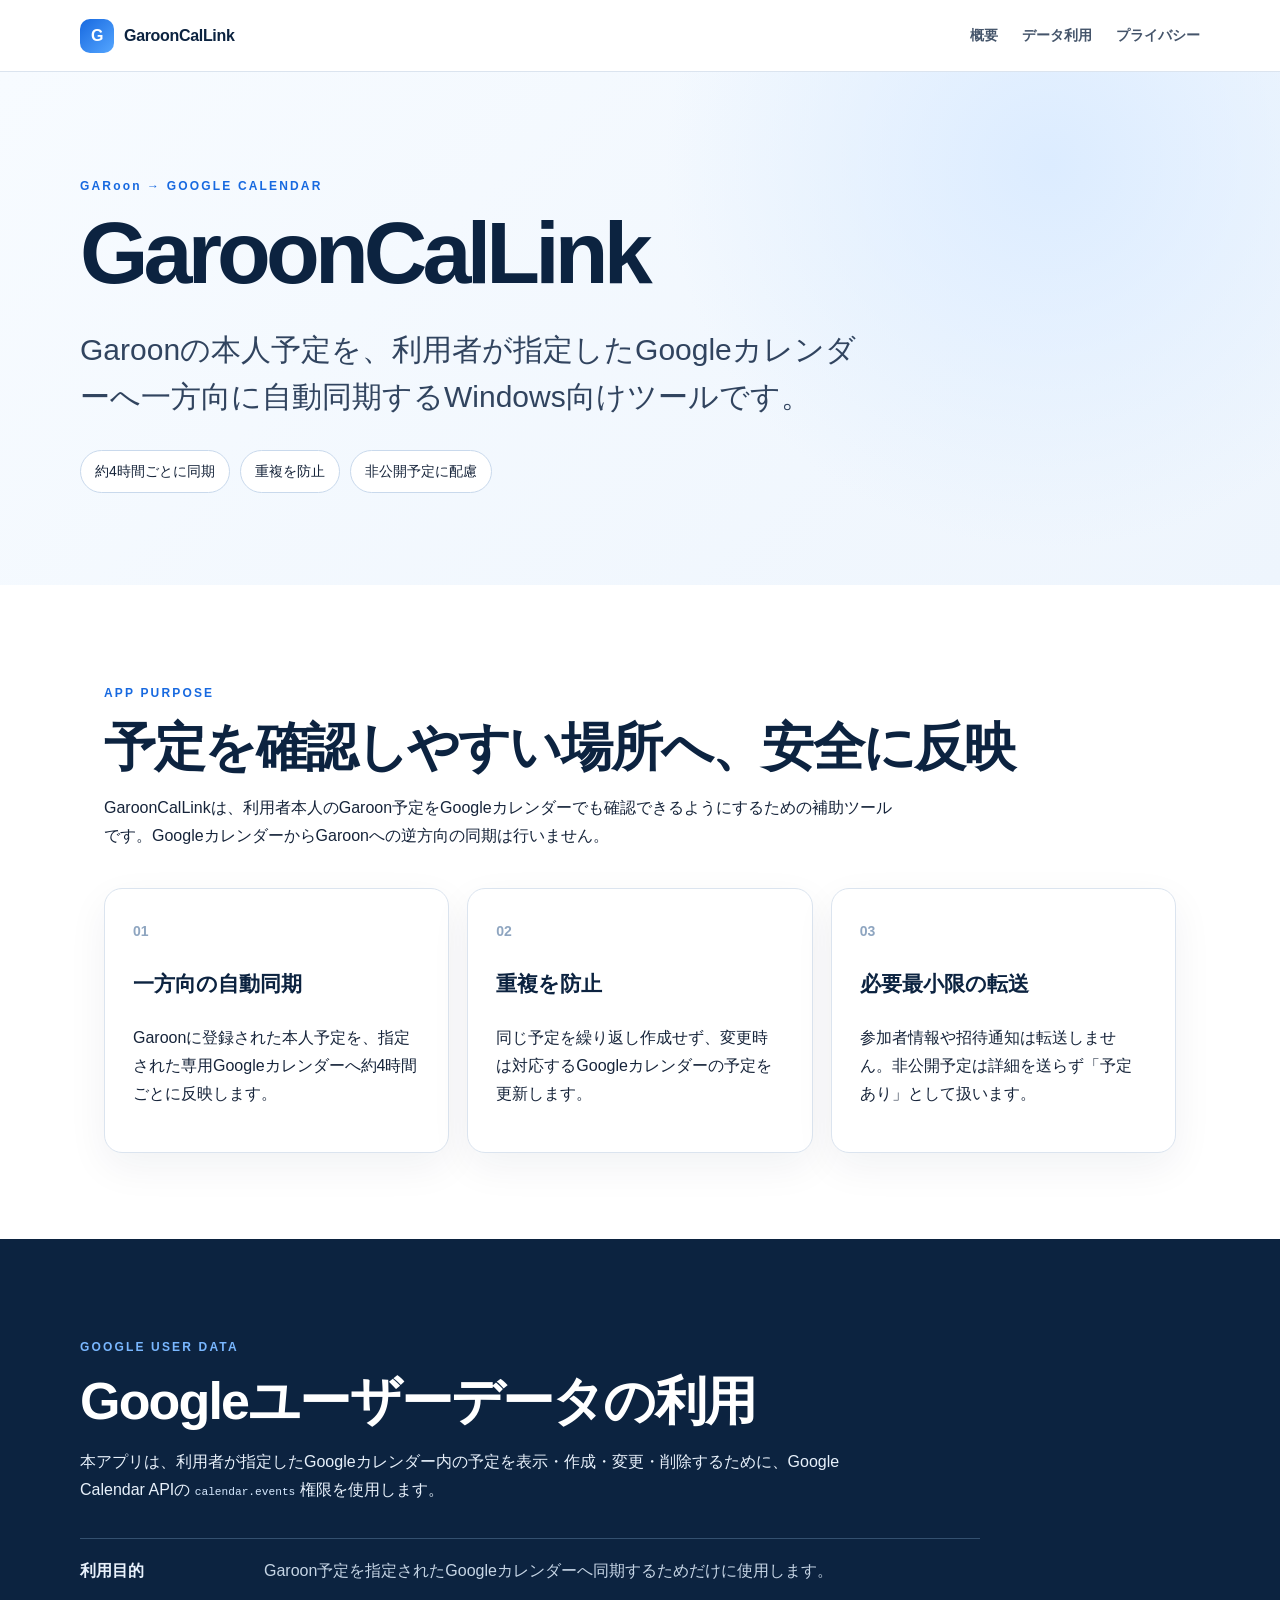
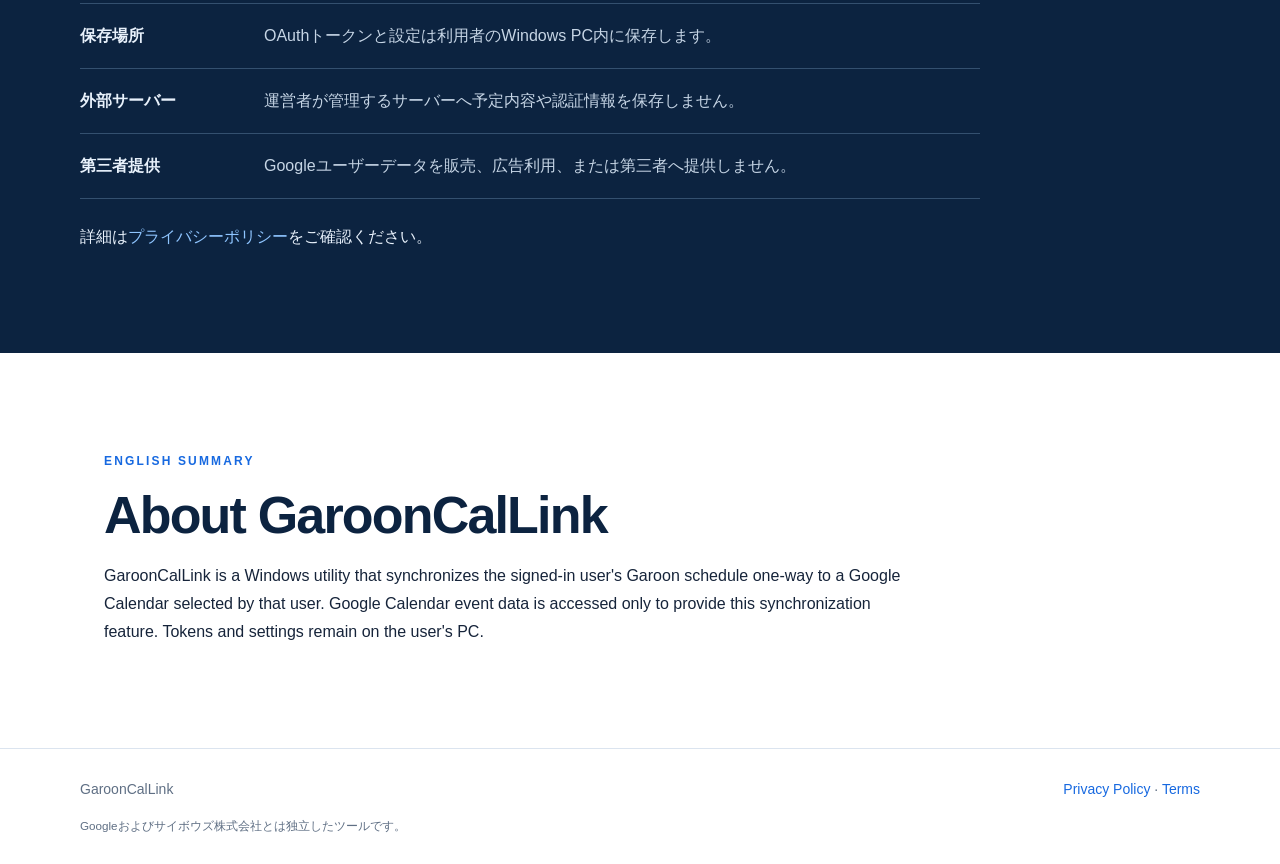
<file: index.html>
<!doctype html>
<html lang="ja">
<head>
  <meta charset="utf-8">
  <meta name="viewport" content="width=device-width,initial-scale=1">
  <meta name="description" content="GaroonCalLinkは、Garoonの本人予定を指定したGoogleカレンダーへ一方向に自動同期するWindows向けツールです。">
  <title>GaroonCalLink | Garoon予定をGoogleカレンダーへ同期</title>
  <link rel="stylesheet" href="./styles.css">
  <link rel="icon" href="./favicon.svg">
</head>
<body>
  <header class="header">
    <a class="brand" href="./"><span class="mark">G</span>GaroonCalLink</a>
    <nav><a href="#about">概要</a><a href="#data">データ利用</a><a href="./privacy/">プライバシー</a></nav>
  </header>

  <main>
    <section class="hero">
      <p class="eyebrow">GARoon → GOOGLE CALENDAR</p>
      <h1>GaroonCalLink</h1>
      <p class="lead">Garoonの本人予定を、利用者が指定したGoogleカレンダーへ一方向に自動同期するWindows向けツールです。</p>
      <div class="chips"><span>約4時間ごとに同期</span><span>重複を防止</span><span>非公開予定に配慮</span></div>
    </section>

    <section class="section" id="about">
      <p class="kicker">APP PURPOSE</p>
      <h2>予定を確認しやすい場所へ、安全に反映</h2>
      <p>GaroonCalLinkは、利用者本人のGaroon予定をGoogleカレンダーでも確認できるようにするための補助ツールです。GoogleカレンダーからGaroonへの逆方向の同期は行いません。</p>
      <div class="cards">
        <article><b>01</b><h3>一方向の自動同期</h3><p>Garoonに登録された本人予定を、指定された専用Googleカレンダーへ約4時間ごとに反映します。</p></article>
        <article><b>02</b><h3>重複を防止</h3><p>同じ予定を繰り返し作成せず、変更時は対応するGoogleカレンダーの予定を更新します。</p></article>
        <article><b>03</b><h3>必要最小限の転送</h3><p>参加者情報や招待通知は転送しません。非公開予定は詳細を送らず「予定あり」として扱います。</p></article>
      </div>
    </section>

    <section class="section panel" id="data">
      <p class="kicker">GOOGLE USER DATA</p>
      <h2>Googleユーザーデータの利用</h2>
      <p>本アプリは、利用者が指定したGoogleカレンダー内の予定を表示・作成・変更・削除するために、Google Calendar APIの <code>calendar.events</code> 権限を使用します。</p>
      <dl>
        <div><dt>利用目的</dt><dd>Garoon予定を指定されたGoogleカレンダーへ同期するためだけに使用します。</dd></div>
        <div><dt>保存場所</dt><dd>OAuthトークンと設定は利用者のWindows PC内に保存します。</dd></div>
        <div><dt>外部サーバー</dt><dd>運営者が管理するサーバーへ予定内容や認証情報を保存しません。</dd></div>
        <div><dt>第三者提供</dt><dd>Googleユーザーデータを販売、広告利用、または第三者へ提供しません。</dd></div>
      </dl>
      <p class="note">詳細は<a href="./privacy/">プライバシーポリシー</a>をご確認ください。</p>
    </section>

    <section class="section">
      <p class="kicker">ENGLISH SUMMARY</p>
      <h2>About GaroonCalLink</h2>
      <p>GaroonCalLink is a Windows utility that synchronizes the signed-in user's Garoon schedule one-way to a Google Calendar selected by that user. Google Calendar event data is accessed only to provide this synchronization feature. Tokens and settings remain on the user's PC.</p>
    </section>
  </main>

  <footer><span>GaroonCalLink</span><span><a href="./privacy/">Privacy Policy</a> · <a href="./terms/">Terms</a></span><small>Googleおよびサイボウズ株式会社とは独立したツールです。</small></footer>
</body>
</html>
</file>
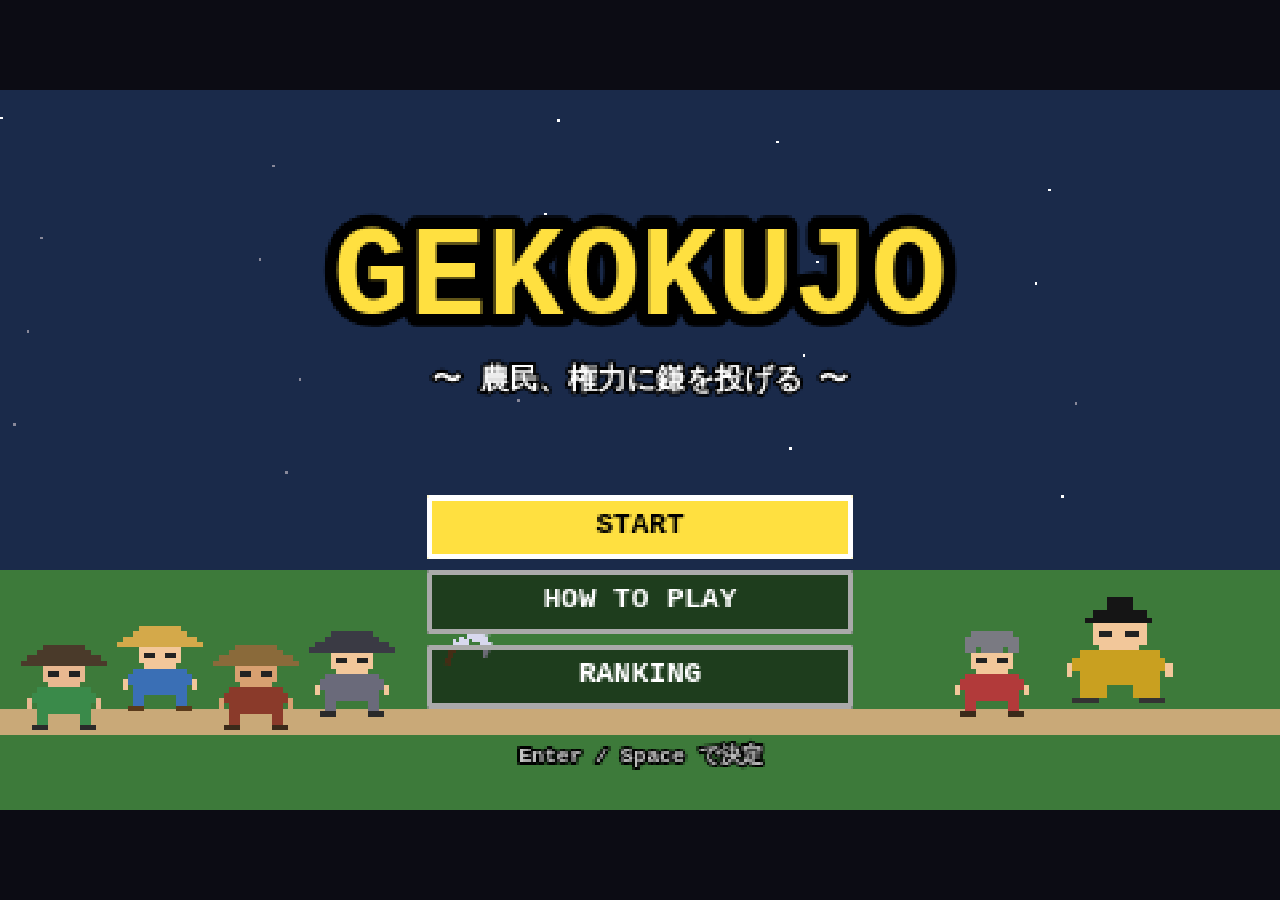
<file: gekokujo/index.html>
<!DOCTYPE html>
<html lang="ja">
<head>
<meta charset="utf-8">
<meta name="viewport" content="width=device-width,initial-scale=1,maximum-scale=1,user-scalable=no,viewport-fit=cover">
<meta name="apple-mobile-web-app-capable" content="yes">
<meta name="apple-mobile-web-app-status-bar-style" content="black">
<title>GEKOKUJO</title>
<link rel="stylesheet" href="style.css?v=6">
</head>
<body>
<div id="wrap"><canvas id="c"></canvas></div>
<div id="orient">横向きで遊ぶと快適です</div>
<div id="touch"><div id="stick"><div id="knob"></div></div><div id="atk">鎌</div></div>
<script src="game1.js?v=6"></script>
<script src="game2.js?v=6"></script>
<script src="game3.js?v=6"></script>
<script src="game4.js?v=6"></script>
<script src="game5.js?v=6"></script>
<script src="game6.js?v=6"></script>
<script src="aimfix.js?v=6"></script>
<script src="bgm.js?v=6"></script>
</body>
</html>
</file>
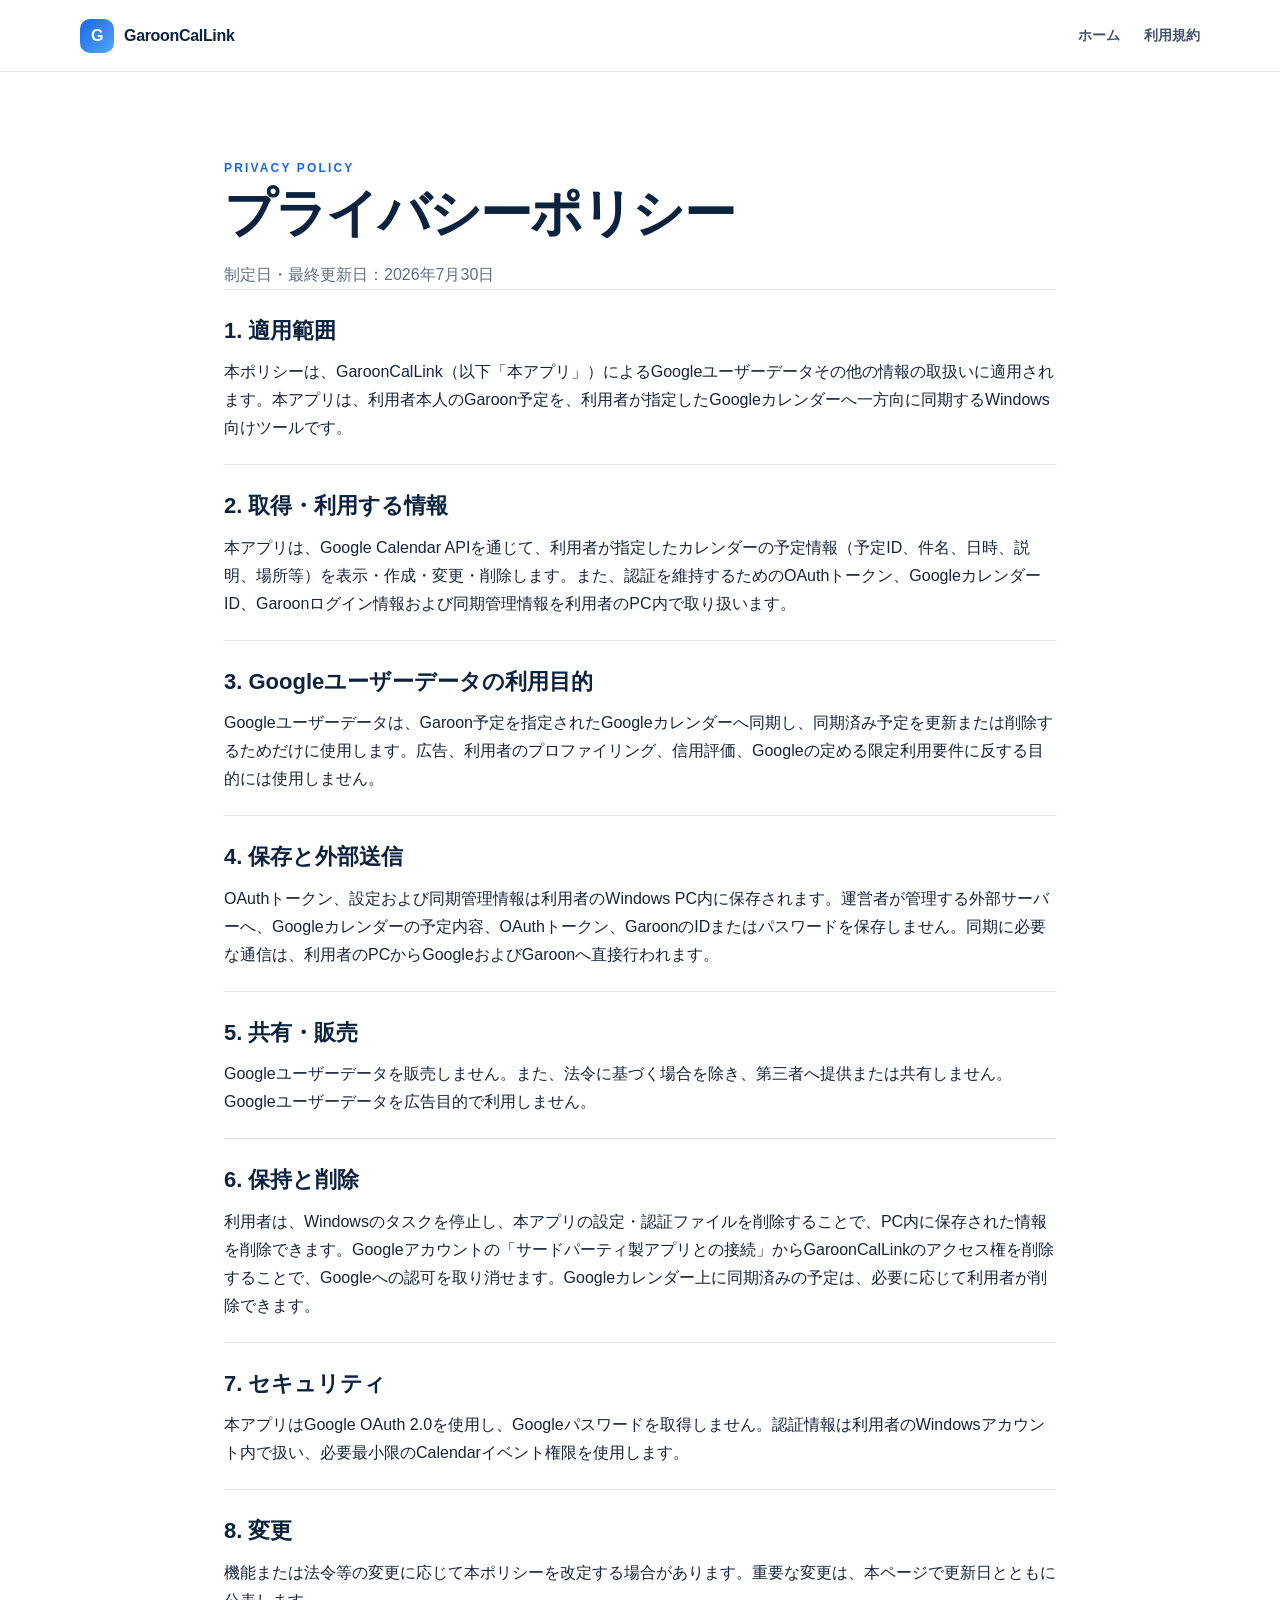
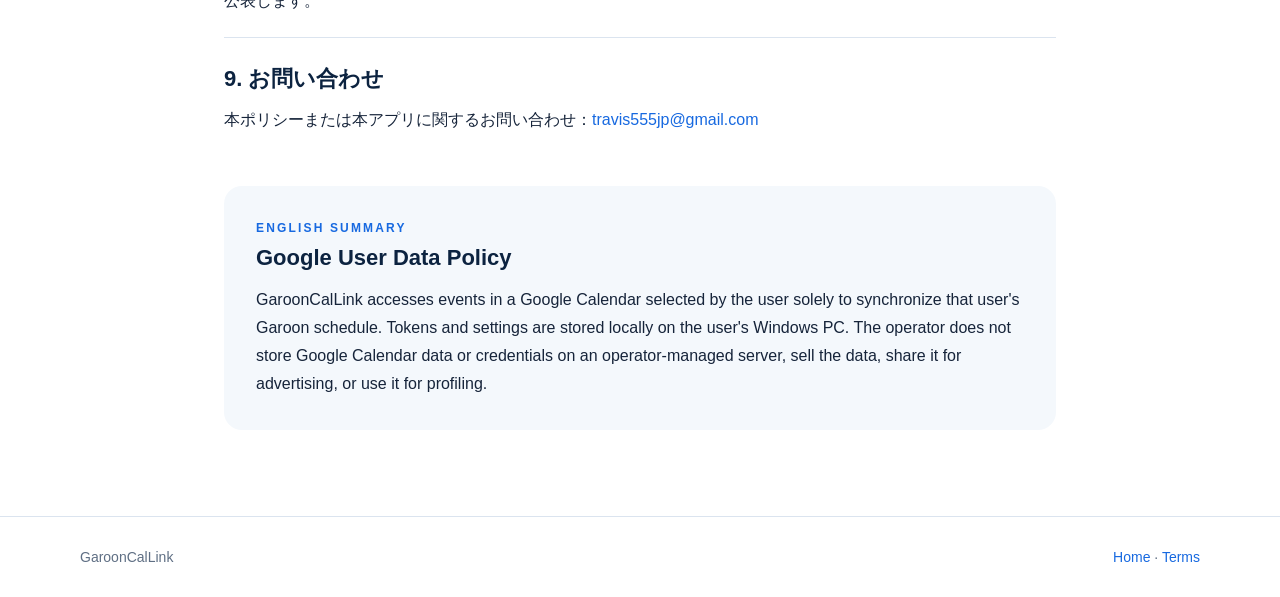
<file: privacy/index.html>
<!doctype html>
<html lang="ja">
<head>
  <meta charset="utf-8">
  <meta name="viewport" content="width=device-width,initial-scale=1">
  <meta name="description" content="GaroonCalLinkのプライバシーポリシー">
  <title>プライバシーポリシー | GaroonCalLink</title>
  <link rel="stylesheet" href="../styles.css">
</head>
<body>
  <header class="header"><a class="brand" href="../"><span class="mark">G</span>GaroonCalLink</a><nav><a href="../">ホーム</a><a href="../terms/">利用規約</a></nav></header>
  <main class="document">
    <p class="kicker">PRIVACY POLICY</p>
    <h1>プライバシーポリシー</h1>
    <p class="updated">制定日・最終更新日：2026年7月30日</p>

    <section><h2>1. 適用範囲</h2><p>本ポリシーは、GaroonCalLink（以下「本アプリ」）によるGoogleユーザーデータその他の情報の取扱いに適用されます。本アプリは、利用者本人のGaroon予定を、利用者が指定したGoogleカレンダーへ一方向に同期するWindows向けツールです。</p></section>
    <section><h2>2. 取得・利用する情報</h2><p>本アプリは、Google Calendar APIを通じて、利用者が指定したカレンダーの予定情報（予定ID、件名、日時、説明、場所等）を表示・作成・変更・削除します。また、認証を維持するためのOAuthトークン、GoogleカレンダーID、Garoonログイン情報および同期管理情報を利用者のPC内で取り扱います。</p></section>
    <section><h2>3. Googleユーザーデータの利用目的</h2><p>Googleユーザーデータは、Garoon予定を指定されたGoogleカレンダーへ同期し、同期済み予定を更新または削除するためだけに使用します。広告、利用者のプロファイリング、信用評価、Googleの定める限定利用要件に反する目的には使用しません。</p></section>
    <section><h2>4. 保存と外部送信</h2><p>OAuthトークン、設定および同期管理情報は利用者のWindows PC内に保存されます。運営者が管理する外部サーバーへ、Googleカレンダーの予定内容、OAuthトークン、GaroonのIDまたはパスワードを保存しません。同期に必要な通信は、利用者のPCからGoogleおよびGaroonへ直接行われます。</p></section>
    <section><h2>5. 共有・販売</h2><p>Googleユーザーデータを販売しません。また、法令に基づく場合を除き、第三者へ提供または共有しません。Googleユーザーデータを広告目的で利用しません。</p></section>
    <section><h2>6. 保持と削除</h2><p>利用者は、Windowsのタスクを停止し、本アプリの設定・認証ファイルを削除することで、PC内に保存された情報を削除できます。Googleアカウントの「サードパーティ製アプリとの接続」からGaroonCalLinkのアクセス権を削除することで、Googleへの認可を取り消せます。Googleカレンダー上に同期済みの予定は、必要に応じて利用者が削除できます。</p></section>
    <section><h2>7. セキュリティ</h2><p>本アプリはGoogle OAuth 2.0を使用し、Googleパスワードを取得しません。認証情報は利用者のWindowsアカウント内で扱い、必要最小限のCalendarイベント権限を使用します。</p></section>
    <section><h2>8. 変更</h2><p>機能または法令等の変更に応じて本ポリシーを改定する場合があります。重要な変更は、本ページで更新日とともに公表します。</p></section>
    <section><h2>9. お問い合わせ</h2><p>本ポリシーまたは本アプリに関するお問い合わせ：<a href="mailto:travis555jp@gmail.com">travis555jp@gmail.com</a></p></section>

    <section class="english"><p class="kicker">ENGLISH SUMMARY</p><h2>Google User Data Policy</h2><p>GaroonCalLink accesses events in a Google Calendar selected by the user solely to synchronize that user's Garoon schedule. Tokens and settings are stored locally on the user's Windows PC. The operator does not store Google Calendar data or credentials on an operator-managed server, sell the data, share it for advertising, or use it for profiling.</p></section>
  </main>
  <footer><span>GaroonCalLink</span><span><a href="../">Home</a> · <a href="../terms/">Terms</a></span></footer>
</body>
</html>
</file>
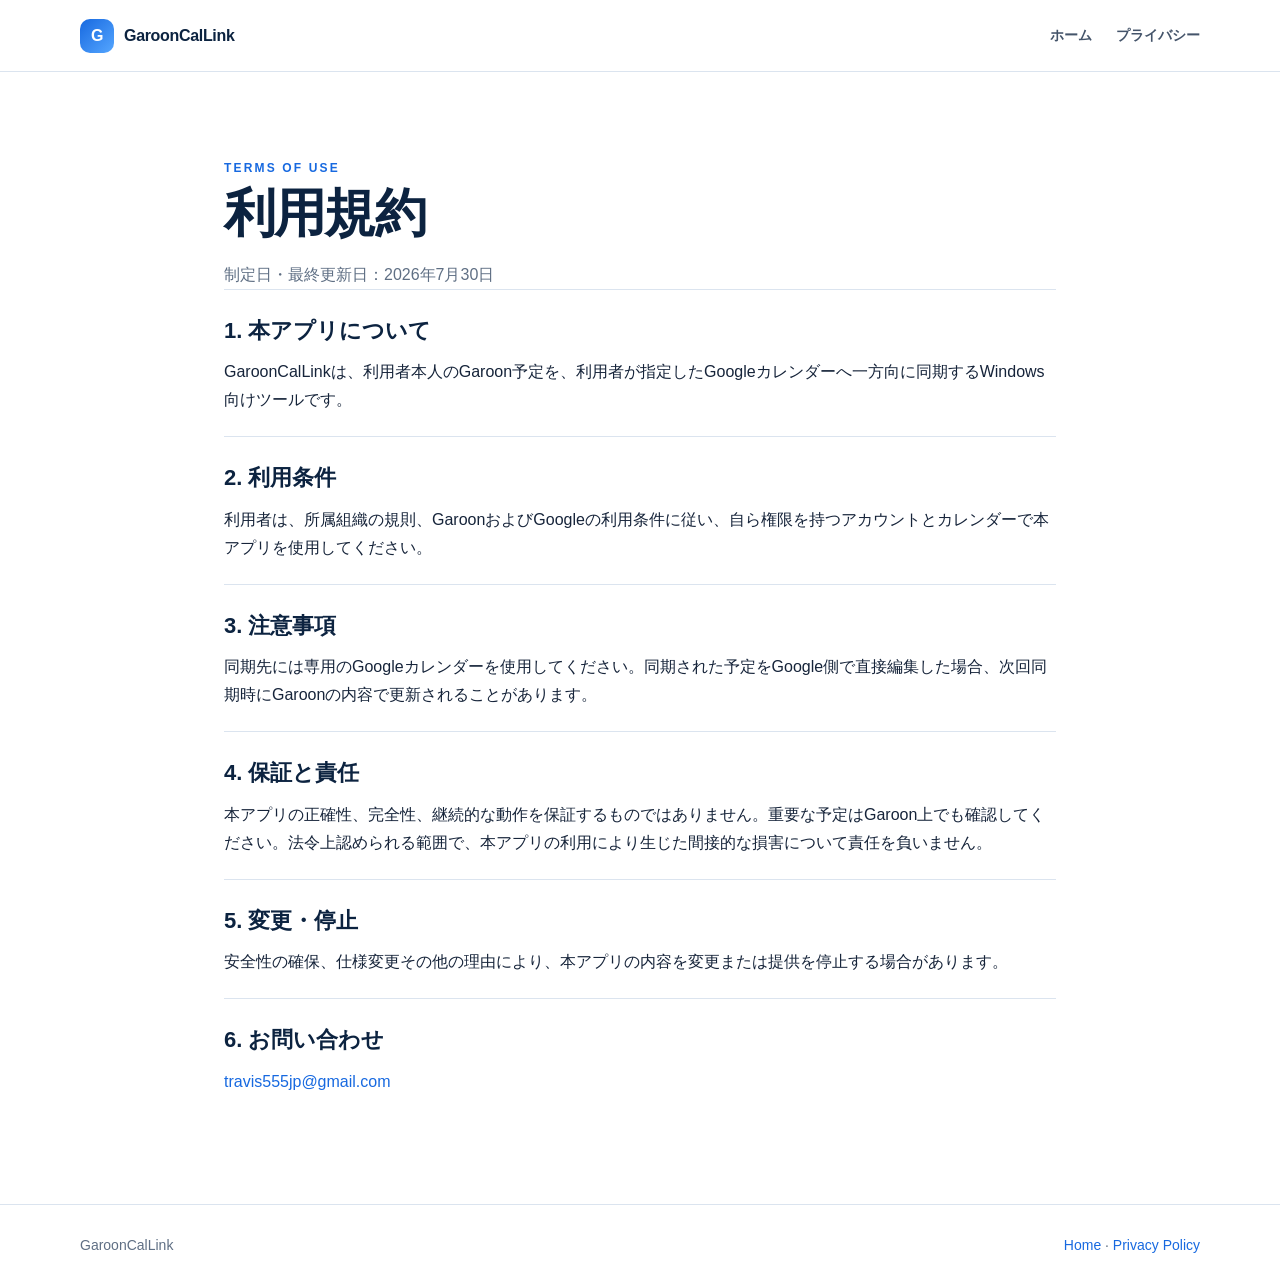
<file: terms/index.html>
<!doctype html>
<html lang="ja">
<head>
  <meta charset="utf-8">
  <meta name="viewport" content="width=device-width,initial-scale=1">
  <meta name="description" content="GaroonCalLinkの利用規約">
  <title>利用規約 | GaroonCalLink</title>
  <link rel="stylesheet" href="../styles.css">
</head>
<body>
  <header class="header"><a class="brand" href="../"><span class="mark">G</span>GaroonCalLink</a><nav><a href="../">ホーム</a><a href="../privacy/">プライバシー</a></nav></header>
  <main class="document">
    <p class="kicker">TERMS OF USE</p>
    <h1>利用規約</h1>
    <p class="updated">制定日・最終更新日：2026年7月30日</p>
    <section><h2>1. 本アプリについて</h2><p>GaroonCalLinkは、利用者本人のGaroon予定を、利用者が指定したGoogleカレンダーへ一方向に同期するWindows向けツールです。</p></section>
    <section><h2>2. 利用条件</h2><p>利用者は、所属組織の規則、GaroonおよびGoogleの利用条件に従い、自ら権限を持つアカウントとカレンダーで本アプリを使用してください。</p></section>
    <section><h2>3. 注意事項</h2><p>同期先には専用のGoogleカレンダーを使用してください。同期された予定をGoogle側で直接編集した場合、次回同期時にGaroonの内容で更新されることがあります。</p></section>
    <section><h2>4. 保証と責任</h2><p>本アプリの正確性、完全性、継続的な動作を保証するものではありません。重要な予定はGaroon上でも確認してください。法令上認められる範囲で、本アプリの利用により生じた間接的な損害について責任を負いません。</p></section>
    <section><h2>5. 変更・停止</h2><p>安全性の確保、仕様変更その他の理由により、本アプリの内容を変更または提供を停止する場合があります。</p></section>
    <section><h2>6. お問い合わせ</h2><p><a href="mailto:travis555jp@gmail.com">travis555jp@gmail.com</a></p></section>
  </main>
  <footer><span>GaroonCalLink</span><span><a href="../">Home</a> · <a href="../privacy/">Privacy Policy</a></span></footer>
</body>
</html>
</file>
<file: styles.css>
:root{--navy:#0c2340;--blue:#1769e0;--ink:#16243a;--muted:#5f6f84;--line:#dbe4ef;--soft:#f4f8fc;--white:#fff}
*{box-sizing:border-box}
html{scroll-behavior:smooth}
body{margin:0;color:var(--ink);background:var(--white);font-family:"Segoe UI","Yu Gothic UI","Meiryo",sans-serif;line-height:1.75}
a{color:var(--blue);text-decoration:none}a:hover{text-decoration:underline}
.header{height:72px;display:flex;align-items:center;justify-content:space-between;padding:0 max(24px,calc((100% - 1120px)/2));border-bottom:1px solid var(--line);background:rgba(255,255,255,.96)}
.brand{display:flex;align-items:center;gap:10px;color:var(--navy);font-weight:800;letter-spacing:-.02em}
.mark{display:grid;place-items:center;width:34px;height:34px;border-radius:10px;color:white;background:linear-gradient(135deg,var(--blue),#55a6ff)}
nav{display:flex;gap:24px;font-size:14px;font-weight:650}nav a{color:#44546a}
.hero{padding:92px max(24px,calc((100% - 1120px)/2));background:radial-gradient(circle at 82% 18%,#dcecff 0,transparent 34%),linear-gradient(135deg,#f7fbff,#eef5fd)}
.eyebrow,.kicker{font-size:12px;font-weight:800;letter-spacing:.18em;color:var(--blue)}
.hero h1{margin:.25rem 0;font-size:clamp(48px,8vw,88px);line-height:1;color:var(--navy);letter-spacing:-.055em}
.lead{max-width:780px;font-size:clamp(20px,2.5vw,30px);line-height:1.55;color:#31445f}
.chips{display:flex;flex-wrap:wrap;gap:10px;margin-top:30px}.chips span{padding:8px 14px;border:1px solid #c9d9ec;border-radius:999px;background:white;font-size:14px}
.section,.document{max-width:1120px;margin:auto;padding:86px 24px}.section h2,.document h1{margin:.2rem 0 1rem;color:var(--navy);font-size:clamp(32px,5vw,52px);line-height:1.2;letter-spacing:-.035em}.section>p{max-width:800px}
.cards{display:grid;grid-template-columns:repeat(3,1fr);gap:18px;margin-top:38px}.cards article{padding:28px;border:1px solid var(--line);border-radius:18px;background:white;box-shadow:0 14px 40px rgba(12,35,64,.06)}.cards b{color:#8ea5c0;font-size:14px}.cards h3{color:var(--navy);font-size:21px}
.panel{max-width:none;padding-left:max(24px,calc((100% - 1120px)/2));padding-right:max(24px,calc((100% - 1120px)/2));background:var(--navy);color:#e8f1fb}.panel h2{color:white}.panel .kicker{color:#79b7ff}.panel code{font-size:.86em;color:#d6e9ff}.panel a{color:#8fc5ff}
dl{max-width:900px;margin-top:34px;border-top:1px solid #34506f}dl div{display:grid;grid-template-columns:160px 1fr;gap:24px;padding:18px 0;border-bottom:1px solid #34506f}dt{font-weight:700}dd{margin:0;color:#c6d5e5}.note{margin-top:24px}
.document{max-width:880px}.updated{color:var(--muted);margin-bottom:48px}.document section{padding:22px 0;border-top:1px solid var(--line)}.document h2{margin:0 0 8px;color:var(--navy);font-size:22px}.document p{margin:0}.english{margin-top:30px;padding:32px!important;border:0!important;border-radius:18px;background:var(--soft)}
footer{display:flex;flex-wrap:wrap;justify-content:space-between;gap:14px;padding:28px max(24px,calc((100% - 1120px)/2));border-top:1px solid var(--line);color:var(--muted);font-size:14px}footer small{width:100%}
@media(max-width:760px){.header{height:auto;padding-top:16px;padding-bottom:16px;align-items:flex-start}.header nav{gap:12px;flex-wrap:wrap;justify-content:flex-end}.cards{grid-template-columns:1fr}.hero{padding-top:64px;padding-bottom:64px}dl div{grid-template-columns:1fr;gap:4px}}
</file>
<file: gekokujo/style.css>
html,body{margin:0;height:100%;background:#0c0c14;overflow:hidden;touch-action:none;-webkit-user-select:none;user-select:none;-webkit-touch-callout:none;font-family:"Courier New",monospace;color:#fff;overscroll-behavior:none}
#wrap{position:fixed;inset:0;display:flex;align-items:center;justify-content:center}
#c{image-rendering:pixelated;image-rendering:crisp-edges;display:block;background:#000}
#orient{position:fixed;left:0;right:0;bottom:6px;text-align:center;font-size:12px;color:#ddd;display:none;pointer-events:none;text-shadow:0 0 4px #000}
#touch{position:fixed;inset:0;display:none}
#stick{position:absolute;left:24px;bottom:24px;width:110px;height:110px;border:2px solid rgba(255,255,255,.35);border-radius:50%;box-sizing:border-box;pointer-events:none}
#knob{position:absolute;left:33px;top:33px;width:40px;height:40px;border-radius:50%;background:rgba(255,255,255,.45)}
#atk{position:absolute;right:28px;bottom:30px;width:92px;height:92px;border-radius:50%;background:rgba(210,60,60,.55);border:2px solid rgba(255,255,255,.5);box-sizing:border-box;display:flex;align-items:center;justify-content:center;font-size:15px;font-weight:bold;pointer-events:none;letter-spacing:1px}
</file>
